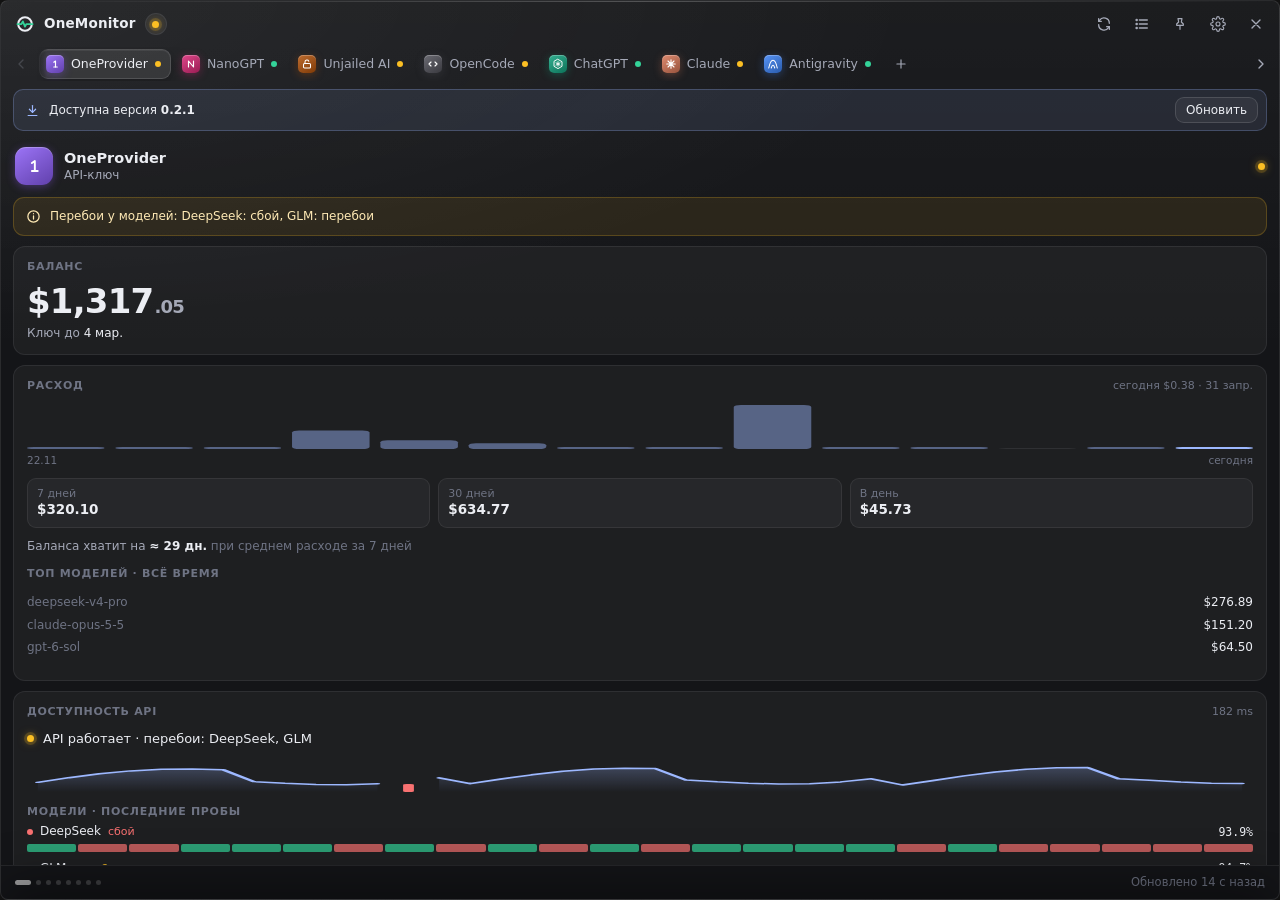
<file: src/index.html>
<!doctype html>
<html lang="ru">
  <head>
    <meta charset="utf-8" />
    <meta name="viewport" content="width=device-width, initial-scale=1" />
    <title>OneMonitor</title>
    <link rel="stylesheet" href="css/app.css" />
  </head>
  <body>
    <div class="shell" id="shell">
      <header class="titlebar" data-tauri-drag-region>
        <div class="brand" data-tauri-drag-region>
          <span id="logo" data-tauri-drag-region></span>
          <span class="name" data-tauri-drag-region>OneMonitor</span>
          <span class="pill" id="overall" data-tauri-drag-region><i class="dot pending"></i><span>Проверка…</span></span>
        </div>
        <button class="icon-btn" id="btn-refresh" title="Обновить сейчас"></button>
        <button class="icon-btn" id="btn-view" title="Все аккаунты списком"></button>
        <button class="icon-btn" id="btn-pin" title="Закрепить поверх окон"></button>
        <button class="icon-btn" id="btn-settings" title="Настройки"></button>
        <button class="icon-btn close" id="btn-close" title="Свернуть в трей"></button>
      </header>

      <nav class="tabs">
        <button class="icon-btn" id="prev" title="Предыдущий аккаунт"></button>
        <div class="strip" id="strip"><div class="ink" id="ink"></div></div>
        <button class="icon-btn" id="next" title="Следующий аккаунт"></button>
      </nav>

      <div class="update-banner" id="update-banner" hidden></div>

      <main class="viewport" id="viewport">
        <div class="track" id="track"></div>
      </main>
      <div class="list" id="list"></div>

      <footer class="footer">
        <div class="pager" id="pager"></div>
        <span id="updated" class="num"></span>
      </footer>

      <div class="scrim" id="scrim"></div>

      <section class="sheet" id="sheet" aria-modal="true">
        <div class="grab"></div>
        <header>
          <h3 id="sheet-title"></h3>
          <button class="icon-btn" id="sheet-close" title="Закрыть"></button>
        </header>
        <div class="body" id="sheet-body"></div>
      </section>

      <div class="dialog" id="dialog" role="dialog"></div>
      <div class="toast" id="toast"></div>
    </div>
    <script type="module" src="js/main.js"></script>
  </body>
</html>
</file>
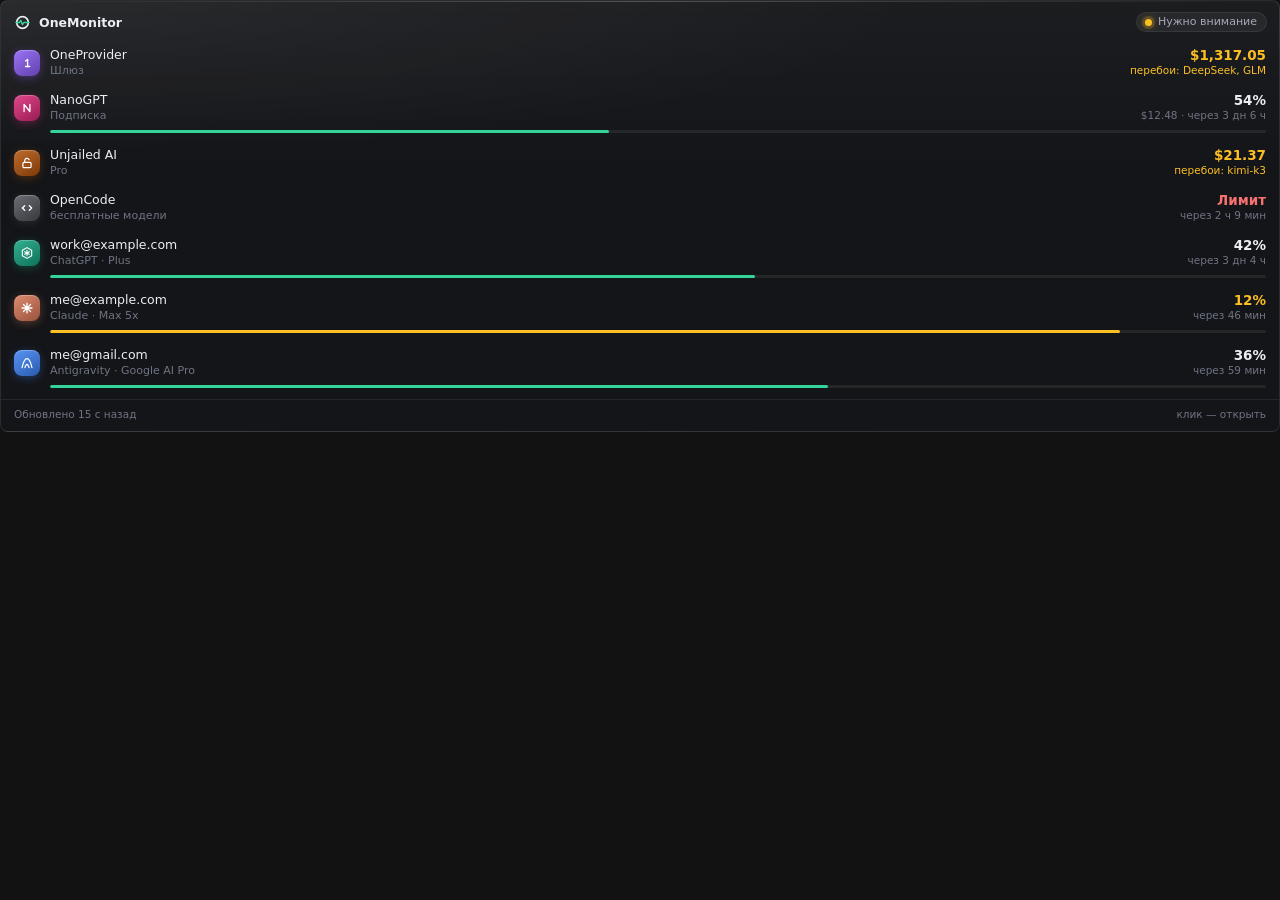
<file: src/popup.html>
<!doctype html>
<html lang="ru">
  <head>
    <meta charset="utf-8" />
    <meta name="viewport" content="width=device-width, initial-scale=1" />
    <title>OneMonitor</title>
    <link rel="stylesheet" href="css/app.css" />
    <link rel="stylesheet" href="css/popup.css" />
  </head>
  <body>
    <div class="shell pop" id="pop">
      <header class="pop-head">
        <span id="logo"></span>
        <span class="name">OneMonitor</span>
        <span class="pill" id="overall"></span>
      </header>
      <div class="rows" id="rows"></div>
      <footer class="pop-foot" id="foot"></footer>
    </div>
    <script type="module" src="js/popup.js"></script>
  </body>
</html>
</file>
<file: src/css/app.css>
/* OneMonitor — "Grey Glass" dark theme */

:root {
  --tint: 0.62;
  --glass: rgba(24, 25, 30, var(--tint));
  --glass-hi: rgba(255, 255, 255, 0.055);
  --glass-lo: rgba(255, 255, 255, 0.025);
  --card: rgba(255, 255, 255, 0.045);
  --card-hover: rgba(255, 255, 255, 0.07);
  --stroke: rgba(255, 255, 255, 0.075);
  --stroke-2: rgba(255, 255, 255, 0.13);
  --text: #eceef3;
  --text-2: #a5a9b7;
  --text-3: #6f7484;
  --ok: #34d399;
  --warn: #fbbf24;
  --err: #f87171;
  --idle: #94a3b8;
  --accent: #9db8ff;
  --radius: 14px;
  --radius-sm: 10px;
  --ease: cubic-bezier(0.22, 0.8, 0.2, 1);
  --ease-spring: cubic-bezier(0.34, 1.36, 0.64, 1);
  --font: "Segoe UI Variable Text", "Segoe UI", system-ui, -apple-system, sans-serif;
  --font-display: "Segoe UI Variable Display", "Segoe UI", system-ui, sans-serif;
  --mono: "Cascadia Mono", "Consolas", ui-monospace, monospace;
  color-scheme: dark;
}

.w11 { --radius: 8px; }

* { box-sizing: border-box; }

html, body {
  margin: 0;
  height: 100%;
  background: transparent;
  color: var(--text);
  font: 13px/1.4 var(--font);
  -webkit-font-smoothing: antialiased;
  overflow: hidden;
  user-select: none;
  -webkit-user-select: none;
  cursor: default;
}

button, input, select { font: inherit; color: inherit; }
button { cursor: pointer; }
svg { display: block; }

.shell {
  position: fixed;
  inset: 0;
  display: flex;
  flex-direction: column;
  border-radius: var(--radius);
  background:
    radial-gradient(120% 60% at 0% 0%, rgba(255, 255, 255, 0.06), transparent 60%),
    linear-gradient(180deg, rgba(255, 255, 255, 0.03), transparent 40%),
    var(--glass);
  border: 1px solid var(--stroke-2);
  overflow: hidden;
  isolation: isolate;
}
.w11 .shell { border-color: rgba(255, 255, 255, 0.09); }

.shell::before {
  /* subtle noise-free sheen at the top edge */
  content: "";
  position: absolute;
  inset: 0 0 auto 0;
  height: 1px;
  background: linear-gradient(90deg, transparent, rgba(255, 255, 255, 0.22), transparent);
  pointer-events: none;
}

.shell.enter { animation: shell-in 0.38s var(--ease) both; }
@keyframes shell-in {
  from { opacity: 0; transform: translateY(10px) scale(0.985); }
  to { opacity: 1; transform: none; }
}

/* ---------- scrollbars ---------- */
::-webkit-scrollbar { width: 6px; height: 6px; }
::-webkit-scrollbar-track { background: transparent; }
::-webkit-scrollbar-thumb { background: rgba(255, 255, 255, 0.1); border-radius: 3px; }
::-webkit-scrollbar-thumb:hover { background: rgba(255, 255, 255, 0.18); }

/* ---------- title bar ---------- */
.titlebar {
  display: flex;
  align-items: center;
  gap: 8px;
  height: 46px;
  padding: 0 8px 0 14px;
  flex: none;
}
.brand { display: flex; align-items: center; gap: 9px; flex: 1; min-width: 0; }
.brand .logo { width: 20px; height: 20px; flex: none; }
.brand .name { font: 600 13.5px/1 var(--font-display); letter-spacing: 0.2px; }

.pill {
  display: inline-flex;
  align-items: center;
  gap: 6px;
  height: 22px;
  padding: 0 9px 0 8px;
  border-radius: 11px;
  background: var(--glass-hi);
  border: 1px solid var(--stroke);
  color: var(--text-2);
  font-size: 11.5px;
  white-space: nowrap;
  min-width: 0;
  overflow: hidden;
  transition: color 0.3s, background 0.3s;
}
.pill span { overflow: hidden; text-overflow: ellipsis; }

.dot {
  --c: var(--idle);
  width: 7px;
  height: 7px;
  border-radius: 50%;
  background: var(--c);
  box-shadow: 0 0 0 3px color-mix(in srgb, var(--c) 18%, transparent), 0 0 10px color-mix(in srgb, var(--c) 60%, transparent);
  flex: none;
  transition: background 0.4s, box-shadow 0.4s;
}
.dot.ok { --c: var(--ok); }
.dot.warn { --c: var(--warn); }
.dot.error { --c: var(--err); animation: blink 1.6s ease-in-out infinite; }
.dot.pending { --c: var(--idle); animation: blink 1.2s ease-in-out infinite; }
@keyframes blink { 50% { opacity: 0.45; } }

.icon-btn {
  width: 30px;
  height: 30px;
  display: grid;
  place-items: center;
  border: 0;
  border-radius: 8px;
  background: transparent;
  color: var(--text-2);
  transition: background 0.18s, color 0.18s, transform 0.18s;
  flex: none;
}
.icon-btn:hover { background: var(--glass-hi); color: var(--text); }
.icon-btn:active { transform: scale(0.92); }
.icon-btn.on { color: var(--accent); background: rgba(157, 184, 255, 0.1); }
.icon-btn.close:hover { background: rgba(248, 113, 113, 0.16); color: #ffd1d1; }
.icon-btn svg { width: 16px; height: 16px; }
.icon-btn.spin svg { animation: spin 0.9s linear infinite; }
@keyframes spin { to { transform: rotate(360deg); } }

/* ---------- tabs ---------- */
.tabs {
  display: flex;
  align-items: center;
  gap: 4px;
  padding: 0 6px 8px;
  flex: none;
}
.tabs .icon-btn { width: 26px; height: 30px; }
.tabs .icon-btn:disabled { opacity: 0.25; pointer-events: none; }

.strip {
  position: relative;
  flex: 1;
  display: flex;
  gap: 4px;
  overflow-x: auto;
  overflow-y: hidden;
  scrollbar-width: none;
  scroll-behavior: smooth;
  padding: 2px;
  mask-image: linear-gradient(90deg, transparent 0, #000 10px, #000 calc(100% - 10px), transparent 100%);
}
.strip::-webkit-scrollbar { display: none; }

.ink {
  position: absolute;
  top: 2px;
  height: 30px;
  border-radius: 9px;
  background: rgba(255, 255, 255, 0.09);
  border: 1px solid var(--stroke-2);
  box-shadow: 0 4px 14px rgba(0, 0, 0, 0.25), inset 0 1px 0 rgba(255, 255, 255, 0.06);
  transition: left 0.45s var(--ease), width 0.45s var(--ease);
  pointer-events: none;
  z-index: 0;
}

.tab {
  position: relative;
  z-index: 1;
  display: flex;
  align-items: center;
  gap: 7px;
  height: 30px;
  padding: 0 10px 0 7px;
  border: 0;
  border-radius: 9px;
  background: transparent;
  color: var(--text-2);
  white-space: nowrap;
  flex: none;
  transition: color 0.25s;
}
.tab:hover { color: var(--text); }
.tab.active { color: var(--text); }
.tab .pi { width: 18px; height: 18px; border-radius: 5px; }
.tab .pi svg { width: 12px; height: 12px; }
.tab .t { max-width: 96px; overflow: hidden; text-overflow: ellipsis; font-size: 12.5px; }
.tab .dot { width: 6px; height: 6px; box-shadow: none; }
.tab.add { padding: 0 9px; }
.tab.add svg { width: 14px; height: 14px; }

/* ---------- provider icon ---------- */
.pi {
  --pc: #8b93a7;
  display: grid;
  place-items: center;
  flex: none;
  color: #fff;
  background: linear-gradient(145deg, color-mix(in srgb, var(--pc) 85%, #fff 15%), color-mix(in srgb, var(--pc) 70%, #000 30%));
  box-shadow: inset 0 1px 0 rgba(255, 255, 255, 0.25), 0 2px 8px color-mix(in srgb, var(--pc) 35%, transparent);
}
.pi.oneprovider { --pc: #8b5cf6; }
.pi.nanogpt { --pc: #db2777; }
.pi.unjailed { --pc: #b45309; }
.pi.opencode { --pc: #52525b; }
.pi.chatgpt { --pc: #10a37f; }
.pi.claude { --pc: #d97757; }
.pi.antigravity { --pc: #3b82f6; }

/* ---------- carousel ---------- */
.viewport {
  position: relative;
  flex: 1;
  min-height: 0;
  overflow: hidden;
  touch-action: pan-y;
}
.track {
  display: flex;
  height: 100%;
  transition: transform 0.52s var(--ease);
  will-change: transform;
}
.track.dragging { transition: none; }
.page {
  flex: 0 0 100%;
  height: 100%;
  overflow-y: auto;
  overflow-x: hidden;
  padding: 2px 12px 14px;
  transition: opacity 0.5s var(--ease), transform 0.52s var(--ease), filter 0.5s var(--ease);
}
.page:not(.active) { opacity: 0.25; transform: scale(0.94); filter: blur(1.5px); }

.footer {
  display: flex;
  align-items: center;
  justify-content: space-between;
  gap: 8px;
  height: 34px;
  padding: 0 14px;
  border-top: 1px solid var(--stroke);
  color: var(--text-3);
  font-size: 11.5px;
  flex: none;
}
.pager { display: flex; gap: 5px; align-items: center; }
.pager i {
  width: 5px;
  height: 5px;
  border-radius: 3px;
  background: rgba(255, 255, 255, 0.18);
  transition: width 0.4s var(--ease), background 0.3s;
}
.pager i.on { width: 16px; background: rgba(255, 255, 255, 0.6); }

/* ---------- account page ---------- */
.acc-head { display: flex; align-items: center; gap: 11px; padding: 6px 2px 12px; }
.acc-head .pi { width: 38px; height: 38px; border-radius: 11px; }
.acc-head .pi svg { width: 20px; height: 20px; }
.who { flex: 1; min-width: 0; }
.who .l { font: 600 14.5px/1.25 var(--font-display); overflow: hidden; text-overflow: ellipsis; white-space: nowrap; }
.who .s { color: var(--text-2); font-size: 12px; display: flex; gap: 6px; align-items: center; min-width: 0; }
.who .s span:first-child { overflow: hidden; text-overflow: ellipsis; white-space: nowrap; }
.badge {
  display: inline-flex;
  align-items: center;
  height: 18px;
  padding: 0 7px;
  border-radius: 9px;
  font-size: 10.5px;
  font-weight: 600;
  letter-spacing: 0.3px;
  color: var(--text);
  background: rgba(255, 255, 255, 0.09);
  border: 1px solid var(--stroke-2);
  flex: none;
  white-space: nowrap;
}

.card {
  position: relative;
  background: var(--card);
  border: 1px solid var(--stroke);
  border-radius: 12px;
  padding: 12px 13px;
  margin-bottom: 10px;
  transition: background 0.2s, border-color 0.2s;
}
.card:hover { background: var(--card-hover); }
.card h4 {
  margin: 0 0 10px;
  font-size: 11px;
  font-weight: 600;
  letter-spacing: 0.7px;
  text-transform: uppercase;
  color: var(--text-3);
  display: flex;
  justify-content: space-between;
  align-items: center;
}
.card h4 em { font-style: normal; text-transform: none; letter-spacing: 0; font-weight: 500; }

.hero { display: flex; align-items: flex-end; justify-content: space-between; gap: 10px; }
.hero .v { font: 600 34px/1 var(--font-display); letter-spacing: -0.8px; font-variant-numeric: tabular-nums; }
.hero .v small { font-size: 18px; color: var(--text-2); margin-left: 1px; }
.hero .sub { margin-top: 7px; color: var(--text-2); font-size: 12px; }
.hero .sub b { color: var(--text); font-weight: 500; }
.card.stale .hero .v { opacity: 0.55; }

/* spend */
.spend { width: 100%; height: 46px; display: block; margin-top: 2px; }
.spend rect { fill: rgba(157, 184, 255, 0.45); transition: fill 0.2s; }
.spend rect:hover { fill: rgba(157, 184, 255, 0.85); }
.spend rect.today { fill: var(--accent); }
.spend rect.zero { fill: rgba(255, 255, 255, 0.08); }
.spend-axis { display: flex; justify-content: space-between; color: var(--text-3); font-size: 10.5px; margin-top: 4px; }
.spend-sum { display: flex; gap: 8px; margin-top: 10px; }
.spend-sum > div { flex: 1; padding: 7px 9px; border-radius: 9px; background: rgba(255, 255, 255, 0.04); border: 1px solid var(--stroke); min-width: 0; }
.spend-sum span { display: block; color: var(--text-3); font-size: 11px; }
.spend-sum b { font: 600 13.5px var(--font-display); }
.forecast { margin-top: 10px; font-size: 12px; color: var(--text-2); }
.forecast b { color: var(--text); font-weight: 600; }
.forecast.warn b { color: var(--warn); }

.gauge { position: relative; width: 84px; height: 84px; flex: none; }
.gauge svg { width: 84px; height: 84px; transform: rotate(-90deg); }
.gauge circle { fill: none; stroke-width: 7; }
.gauge .bg { stroke: rgba(255, 255, 255, 0.07); }
.gauge .fg { stroke: var(--gc, var(--ok)); stroke-linecap: round; transition: stroke-dashoffset 1s var(--ease), stroke 0.4s; filter: drop-shadow(0 0 6px color-mix(in srgb, var(--gc, var(--ok)) 45%, transparent)); }
.gauge .c { position: absolute; inset: 0; display: grid; place-items: center; text-align: center; }
.gauge .c b { font: 600 20px/1 var(--font-display); font-variant-numeric: tabular-nums; }
.gauge .c span { display: block; font-size: 10px; color: var(--text-3); margin-top: 3px; }

.sub-hero { display: flex; gap: 14px; align-items: center; }
.sub-hero .meta { flex: 1; min-width: 0; }
.sub-hero .meta .n { font: 600 15px/1.2 var(--font-display); }
.sub-hero .meta .r { color: var(--text-2); font-size: 12px; margin-top: 4px; }
.sub-hero .meta .r b { color: var(--text); font-weight: 500; font-variant-numeric: tabular-nums; }

/* service */
.svc { display: flex; align-items: center; gap: 9px; }
.svc .m { flex: 1; min-width: 0; font-weight: 500; overflow: hidden; text-overflow: ellipsis; white-space: nowrap; }
.svc .lat { font: 500 12px var(--mono); color: var(--text-2); font-variant-numeric: tabular-nums; }
.spark { margin-top: 10px; height: 34px; width: 100%; }
.spark path.line { fill: none; stroke: var(--accent); stroke-width: 1.5; stroke-linejoin: round; stroke-linecap: round; }
.spark path.area { fill: url(#sparkfill); opacity: 0.9; }
.spark .fail { fill: var(--err); }

.comp { display: grid; grid-template-columns: 1fr auto; gap: 4px 10px; align-items: center; margin-top: 4px; }
.comp .n { color: var(--text); font-size: 12px; overflow: hidden; text-overflow: ellipsis; white-space: nowrap; display: flex; align-items: center; gap: 7px; }
.comp .n .dot { width: 6px; height: 6px; box-shadow: none; }
.comp .st { font-style: normal; font-size: 11px; color: var(--text-3); }
.comp .st.warn { color: var(--warn); }
.comp .st.error { color: var(--err); }
.comp .u { font: 500 11.5px var(--mono); color: var(--text); text-align: right; }
.comp .series { grid-column: 1 / -1; display: flex; gap: 2px; height: 14px; margin-bottom: 4px; }
.comp .series { height: 8px; }
.comp .series i { flex: 1; border-radius: 2px; background: var(--ok); opacity: 0.7; }
.comp .series i.w { background: var(--warn); }
.comp .series i.e { background: var(--err); }
.comp-more { margin-top: 6px; }
.comp-more summary { cursor: pointer; font-size: 11.5px; color: var(--text-3); list-style: none; padding: 4px 0; user-select: none; }
.comp-more summary::-webkit-details-marker { display: none; }
.comp-more summary::before { content: "▸"; display: inline-block; width: 12px; transition: transform 0.2s; }
.comp-more[open] summary::before { transform: rotate(90deg); }
.comp-more summary:hover { color: var(--text); }

/* OpenCode free models */
.fm { padding: 8px 0; border-top: 1px solid var(--stroke); }
.fm:first-of-type { border-top: 0; }
.fm .top { display: flex; align-items: center; justify-content: space-between; gap: 8px; }
.fm .n { display: flex; align-items: center; gap: 7px; font-size: 12.5px; color: var(--text); min-width: 0; overflow: hidden; text-overflow: ellipsis; white-space: nowrap; }
.fm .n .dot { width: 6px; height: 6px; box-shadow: none; flex: none; }
.fm .st { font-style: normal; font-size: 11px; color: var(--text-3); white-space: nowrap; }
.fm .st.error { color: var(--err); }
.fm .st b { font-weight: 600; }
.fm .r { display: flex; flex-wrap: wrap; gap: 4px 12px; margin-top: 4px; font-size: 11px; color: var(--text-3); font-variant-numeric: tabular-nums; }
.fm .r b { color: var(--text); font-weight: 600; }
.fm .d { margin-top: 3px; font-size: 11px; color: var(--text-3); }
.fm.lim .d { color: var(--warn); }
.chips { display: flex; flex-wrap: wrap; gap: 5px; }
.chip { font: 500 11px var(--mono); padding: 3px 7px; border-radius: 6px; background: var(--glass-hi); color: var(--text-2); }

/* limits */
.limit + .limit { margin-top: 13px; }
.limit .top { display: flex; justify-content: space-between; align-items: baseline; gap: 8px; }
.limit .n { font-weight: 500; overflow: hidden; text-overflow: ellipsis; white-space: nowrap; }
.limit .p { font: 600 12.5px var(--font-display); font-variant-numeric: tabular-nums; white-space: nowrap; }
.limit .p span { color: var(--text-3); font-weight: 400; font-size: 11.5px; }
.bar {
  position: relative;
  height: 6px;
  margin: 7px 0 5px;
  border-radius: 3px;
  background: rgba(255, 255, 255, 0.07);
  overflow: hidden;
}
.bar i {
  --bc: var(--ok);
  position: absolute;
  inset: 0 auto 0 0;
  width: 0;
  border-radius: 3px;
  background: linear-gradient(90deg, color-mix(in srgb, var(--bc) 70%, #fff 0%), var(--bc));
  box-shadow: 0 0 10px color-mix(in srgb, var(--bc) 50%, transparent);
  transition: width 0.9s var(--ease), background 0.4s;
}
.bar i.warn { --bc: var(--warn); }
.bar i.error { --bc: var(--err); }
.limit .r { display: flex; justify-content: space-between; gap: 8px; color: var(--text-3); font-size: 11.5px; }
.limit .r b { color: var(--text-2); font-weight: 500; font-variant-numeric: tabular-nums; }
.limit .d { color: var(--text-3); font-size: 11px; margin-top: 3px; line-height: 1.35; }

/* notes */
.kv { display: grid; grid-template-columns: auto 1fr; gap: 6px 12px; font-size: 12px; }
.kv dt { color: var(--text-3); }
.kv dd { margin: 0; text-align: right; color: var(--text); overflow: hidden; text-overflow: ellipsis; white-space: nowrap; }

/* banners */
.banner {
  display: flex;
  gap: 9px;
  align-items: flex-start;
  padding: 10px 12px;
  border-radius: 11px;
  margin-bottom: 10px;
  font-size: 12px;
  line-height: 1.4;
  animation: fade-up 0.35s var(--ease) both;
}
.banner svg { width: 15px; height: 15px; flex: none; margin-top: 1px; }
.banner.error { background: rgba(248, 113, 113, 0.1); border: 1px solid rgba(248, 113, 113, 0.25); color: #ffd6d6; }
.banner.warn { background: rgba(251, 191, 36, 0.09); border: 1px solid rgba(251, 191, 36, 0.22); color: #ffeab5; }
@keyframes fade-up { from { opacity: 0; transform: translateY(6px); } to { opacity: 1; transform: none; } }

.skeleton { height: 14px; border-radius: 6px; background: linear-gradient(90deg, rgba(255,255,255,.05), rgba(255,255,255,.11), rgba(255,255,255,.05)); background-size: 200% 100%; animation: shimmer 1.3s linear infinite; }
.skeleton + .skeleton { margin-top: 9px; }
@keyframes shimmer { to { background-position: -200% 0; } }

.acts { display: flex; gap: 6px; flex-wrap: wrap; margin-top: 2px; }
.btn {
  display: inline-flex;
  align-items: center;
  justify-content: center;
  gap: 7px;
  height: 30px;
  padding: 0 12px;
  border-radius: 9px;
  border: 1px solid var(--stroke-2);
  background: var(--glass-hi);
  color: var(--text);
  font-size: 12.5px;
  transition: background 0.18s, border-color 0.18s, transform 0.15s, opacity 0.2s;
  white-space: nowrap;
}
.btn:hover { background: rgba(255, 255, 255, 0.1); }
.btn:active { transform: scale(0.97); }
.btn:disabled { opacity: 0.45; pointer-events: none; }
.btn svg { width: 14px; height: 14px; }
.btn.ghost { background: transparent; border-color: transparent; color: var(--text-2); padding: 0 9px; }
.btn.ghost:hover { background: var(--glass-hi); color: var(--text); }
.btn.primary { background: linear-gradient(180deg, #f2f4f8, #d9dde6); color: #15161a; border-color: transparent; font-weight: 600; }
.btn.primary:hover { background: #fff; }
.btn.danger:hover { background: rgba(248, 113, 113, 0.16); border-color: rgba(248, 113, 113, 0.3); color: #ffd1d1; }
.btn.block { width: 100%; height: 36px; }

/* ---------- add page ---------- */
.welcome { text-align: center; padding: 12px 10px 16px; }
.welcome h2 { margin: 6px 0 6px; font: 600 17px/1.2 var(--font-display); }
.welcome p { margin: 0; color: var(--text-2); font-size: 12.5px; }
.grid { display: grid; grid-template-columns: 1fr 1fr; gap: 8px; }
.tile {
  display: flex;
  flex-direction: column;
  align-items: flex-start;
  gap: 9px;
  padding: 12px;
  border-radius: 12px;
  border: 1px solid var(--stroke);
  background: var(--card);
  text-align: left;
  transition: background 0.2s, transform 0.25s var(--ease-spring), border-color 0.2s;
}
.tile:hover { background: var(--card-hover); border-color: var(--stroke-2); transform: translateY(-2px); }
.tile .pi { width: 30px; height: 30px; border-radius: 9px; }
.tile .pi svg { width: 16px; height: 16px; }
.tile b { font-weight: 600; font-size: 13px; }
.tile small { color: var(--text-3); font-size: 11.5px; line-height: 1.3; }
.section-label { margin: 16px 2px 8px; font-size: 11px; font-weight: 600; letter-spacing: 0.7px; text-transform: uppercase; color: var(--text-3); }

/* ---------- sheets & dialogs ---------- */
.scrim {
  position: absolute;
  inset: 0;
  background: rgba(8, 9, 12, 0.45);
  opacity: 0;
  pointer-events: none;
  transition: opacity 0.3s var(--ease);
  z-index: 20;
}
.scrim.open { opacity: 1; pointer-events: auto; }

.sheet {
  position: absolute;
  left: 0;
  right: 0;
  bottom: 0;
  max-height: calc(100% - 46px);
  display: flex;
  flex-direction: column;
  background: rgba(30, 31, 37, 0.97);
  border-top: 1px solid var(--stroke-2);
  border-radius: 16px 16px 0 0;
  box-shadow: 0 -20px 50px rgba(0, 0, 0, 0.4);
  transform: translateY(105%);
  transition: transform 0.45s var(--ease);
  z-index: 21;
}
.sheet.open { transform: none; }
.sheet .grab { width: 36px; height: 4px; border-radius: 2px; background: rgba(255, 255, 255, 0.18); margin: 8px auto 2px; flex: none; }
.sheet header { display: flex; align-items: center; gap: 10px; padding: 8px 10px 8px 16px; flex: none; }
.sheet header h3 { flex: 1; margin: 0; font: 600 15px var(--font-display); }
.sheet .body { overflow-y: auto; padding: 4px 16px 18px; }

.field { margin-bottom: 12px; }
.field label { display: block; margin-bottom: 6px; color: var(--text-2); font-size: 12px; }
.input {
  width: 100%;
  height: 36px;
  padding: 0 11px;
  border-radius: 9px;
  border: 1px solid var(--stroke-2);
  background: rgba(0, 0, 0, 0.25);
  outline: none;
  transition: border-color 0.2s, box-shadow 0.2s;
  user-select: text;
  -webkit-user-select: text;
}
.input:focus { border-color: rgba(157, 184, 255, 0.55); box-shadow: 0 0 0 3px rgba(157, 184, 255, 0.14); }
.input.mono { font-family: var(--mono); font-size: 12px; }
.input-wrap { position: relative; }
.input-wrap .input { padding-right: 38px; }
.input-wrap .icon-btn { position: absolute; right: 3px; top: 3px; }
.hint { color: var(--text-3); font-size: 11.5px; line-height: 1.45; margin-top: 8px; }
.hint a, .link { color: var(--accent); text-decoration: none; cursor: pointer; }
.err-text { color: #ffb4b4; font-size: 12px; margin-top: 10px; min-height: 0; }

.waiting { display: flex; flex-direction: column; align-items: center; gap: 12px; padding: 18px 0 8px; text-align: center; color: var(--text-2); }
.ring-spin { width: 34px; height: 34px; border-radius: 50%; border: 3px solid rgba(255, 255, 255, 0.1); border-top-color: var(--accent); animation: spin 0.9s linear infinite; }

.row { display: flex; align-items: center; justify-content: space-between; gap: 12px; padding: 11px 0; border-bottom: 1px solid var(--stroke); }
.row:last-child { border-bottom: 0; }
.row .t { min-width: 0; }
.row .t b { display: block; font-weight: 500; }
.row .t span { display: block; color: var(--text-3); font-size: 11.5px; margin-top: 2px; }

.switch { position: relative; width: 38px; height: 22px; flex: none; }
.switch input { position: absolute; opacity: 0; inset: 0; margin: 0; cursor: pointer; z-index: 1; }
.switch i { position: absolute; inset: 0; border-radius: 11px; background: rgba(255, 255, 255, 0.12); transition: background 0.25s; }
.switch i::after { content: ""; position: absolute; top: 3px; left: 3px; width: 16px; height: 16px; border-radius: 50%; background: #fff; box-shadow: 0 1px 3px rgba(0,0,0,.4); transition: transform 0.3s var(--ease-spring); }
.switch input:checked + i { background: #6f8fe6; }
.switch input:checked + i::after { transform: translateX(16px); }

.seg { display: flex; padding: 3px; border-radius: 10px; background: rgba(0, 0, 0, 0.25); border: 1px solid var(--stroke); position: relative; }
.seg button { flex: 1; height: 26px; border: 0; border-radius: 7px; background: transparent; color: var(--text-2); font-size: 12px; position: relative; z-index: 1; transition: color 0.2s; padding: 0 6px; }
.seg button.on { color: var(--text); }
.seg .seg-ink { position: absolute; top: 3px; bottom: 3px; border-radius: 7px; background: rgba(255, 255, 255, 0.11); border: 1px solid var(--stroke-2); transition: left 0.35s var(--ease), width 0.35s var(--ease); }

input[type="range"] { -webkit-appearance: none; appearance: none; width: 100%; height: 22px; background: transparent; }
input[type="range"]::-webkit-slider-runnable-track { height: 4px; border-radius: 2px; background: rgba(255, 255, 255, 0.14); }
input[type="range"]::-webkit-slider-thumb { -webkit-appearance: none; width: 16px; height: 16px; margin-top: -6px; border-radius: 50%; background: #fff; box-shadow: 0 1px 4px rgba(0,0,0,.5); }

.dialog {
  position: absolute;
  left: 50%;
  top: 50%;
  width: calc(100% - 48px);
  padding: 18px;
  border-radius: 14px;
  background: rgba(34, 35, 42, 0.98);
  border: 1px solid var(--stroke-2);
  box-shadow: 0 24px 60px rgba(0, 0, 0, 0.5);
  transform: translate(-50%, -46%) scale(0.96);
  opacity: 0;
  pointer-events: none;
  transition: transform 0.35s var(--ease-spring), opacity 0.25s;
  z-index: 30;
}
.dialog.open { transform: translate(-50%, -50%); opacity: 1; pointer-events: auto; }
.dialog h3 { margin: 0 0 6px; font: 600 15px var(--font-display); }
.dialog p { margin: 0 0 14px; color: var(--text-2); font-size: 12.5px; }
.dialog .acts { justify-content: flex-end; margin-top: 14px; }

.toast {
  position: absolute;
  left: 50%;
  bottom: 44px;
  max-width: calc(100% - 32px);
  padding: 8px 14px;
  border-radius: 10px;
  background: rgba(40, 41, 48, 0.97);
  border: 1px solid var(--stroke-2);
  box-shadow: 0 10px 30px rgba(0, 0, 0, 0.4);
  font-size: 12.5px;
  transform: translate(-50%, 12px);
  opacity: 0;
  pointer-events: none;
  transition: transform 0.35s var(--ease), opacity 0.3s;
  z-index: 40;
}
.toast.show { transform: translate(-50%, 0); opacity: 1; }

.empty-note { color: var(--text-3); font-size: 12px; text-align: center; padding: 8px 0 2px; }
.muted { color: var(--text-3); }
.num { font-variant-numeric: tabular-nums; }

@media (prefers-reduced-motion: reduce) {
  *, *::before, *::after { animation-duration: 0.01ms !important; transition-duration: 0.01ms !important; }
}

/* ---------- limit pace ---------- */
.pace { margin-top: 4px; font-size: 11.5px; color: var(--text-3); }
.pace.warn { color: #ffd88a; }
.pace b { font-weight: 600; }
.sub-hero .pace { margin-top: 6px; }

/* ---------- update banner ---------- */
.update-banner {
  display: flex;
  align-items: center;
  gap: 9px;
  margin: 0 12px 8px;
  padding: 7px 8px 7px 11px;
  border-radius: 10px;
  background: rgba(157, 184, 255, 0.1);
  border: 1px solid rgba(157, 184, 255, 0.25);
  font-size: 12px;
  flex: none;
  animation: fade-up 0.35s var(--ease) both;
}
.update-banner[hidden] { display: none; }
.update-banner svg { width: 15px; height: 15px; color: var(--accent); flex: none; }
.update-banner span { flex: 1; min-width: 0; }
.btn.sm { height: 26px; padding: 0 10px; font-size: 12px; }
.ring-spin.sm { width: 15px; height: 15px; border-width: 2px; flex: none; }

/* ---------- compact list mode ---------- */
.list { display: none; flex: 1; min-height: 0; overflow-y: auto; padding: 0 8px 10px; }
.shell.compact .list { display: block; animation: fade-up 0.3s var(--ease) both; }
.shell.compact .tabs, .shell.compact .viewport, .shell.compact .pager { display: none; }
.lrow {
  display: grid;
  grid-template-columns: auto 1fr auto;
  align-items: center;
  gap: 11px;
  width: 100%;
  padding: 9px 9px;
  border: 0;
  border-radius: 10px;
  background: transparent;
  text-align: left;
  transition: background 0.15s;
}
.lrow + .lrow { margin-top: 2px; }
.lrow:hover { background: var(--card-hover); }
.lrow .pi { width: 30px; height: 30px; border-radius: 9px; }
.lrow .pi svg { width: 16px; height: 16px; }
.lrow .who { min-width: 0; display: block; }
.lrow .l, .lrow .s { display: block; overflow: hidden; text-overflow: ellipsis; white-space: nowrap; }
.lrow .l { font-weight: 500; }
.lrow .s { color: var(--text-3); font-size: 11.5px; }
.lrow .v { text-align: right; max-width: 150px; }
.lrow .v b { display: block; font: 600 14px var(--font-display); font-variant-numeric: tabular-nums; }
.lrow .v b.warn { color: var(--warn); }
.lrow .v b.error { color: var(--err); }
.lrow .v span { display: block; color: var(--text-3); font-size: 11px; overflow: hidden; text-overflow: ellipsis; white-space: nowrap; }
.lrow .mini { grid-column: 2 / -1; height: 3px; margin-top: -4px; border-radius: 2px; background: rgba(255,255,255,.07); overflow: hidden; display: block; }
.lrow .mini i { display: block; height: 100%; border-radius: 2px; background: var(--ok); }
.lrow .mini i.warn { background: var(--warn); }
.lrow .mini i.error { background: var(--err); }

/* ---------- settings extras ---------- */
.row.sub { padding-left: 14px; transition: opacity 0.2s; }
.row.sub.off { opacity: 0.4; pointer-events: none; }
.btn.hotkey { font-family: var(--mono); font-size: 12px; min-width: 110px; }
.btn.hotkey.on { border-color: rgba(157, 184, 255, 0.6); box-shadow: 0 0 0 3px rgba(157, 184, 255, 0.14); color: var(--accent); }
.seg button:disabled { opacity: 0.35; cursor: not-allowed; }

/* status pill in the title bar: just the dot (text is in the tooltip) */
.titlebar .pill { width: 22px; padding: 0; justify-content: center; flex: none; }

.models-note { display: flex; gap: 8px; align-items: flex-start; margin-top: 10px; color: var(--text-3); font-size: 11.5px; line-height: 1.4; }
.models-note svg { width: 13px; height: 13px; flex: none; margin-top: 1px; }
</file>
<file: src/css/popup.css>
/* Tray hover popup */
.pop { position: absolute; inset: 0 0 auto 0; bottom: auto; }
.pop.in { animation: pop-in 0.26s var(--ease) both; }
@keyframes pop-in {
  from { opacity: 0; transform: translateY(6px) scale(0.98); }
  to { opacity: 1; transform: none; }
}

.pop-head { display: flex; align-items: center; gap: 8px; padding: 11px 12px 8px 13px; }
.pop-head .logo { width: 17px; height: 17px; }
.pop-head .name { flex: 1; font: 600 12.5px var(--font-display); }
.pop-head .pill { height: 20px; font-size: 11px; }

.rows { padding: 0 6px 4px; }
.prow {
  display: grid;
  grid-template-columns: auto 1fr auto;
  align-items: center;
  gap: 10px;
  padding: 7px 7px;
  border-radius: 9px;
  cursor: pointer;
  transition: background 0.15s;
  animation: fade-up 0.3s var(--ease) both;
}
.prow:hover { background: var(--card-hover); }
.prow .pi { width: 26px; height: 26px; border-radius: 8px; }
.prow .pi svg { width: 14px; height: 14px; }
.prow .who { min-width: 0; }
.prow .l { font-weight: 500; font-size: 12.5px; overflow: hidden; text-overflow: ellipsis; white-space: nowrap; }
.prow .s { color: var(--text-3); font-size: 11px; overflow: hidden; text-overflow: ellipsis; white-space: nowrap; }
.prow .v { text-align: right; }
.prow .v b { display: block; font: 600 13.5px var(--font-display); font-variant-numeric: tabular-nums; }
.prow .v b.ok { color: var(--text); }
.prow .v b.warn { color: var(--warn); }
.prow .v b.error { color: var(--err); }
.prow .v span { display: block; color: var(--text-3); font-size: 10.5px; font-variant-numeric: tabular-nums; }
.prow .v span b.u { display: inline; font: inherit; color: inherit; }
.prow .mini { grid-column: 2 / -1; height: 3px; margin-top: -3px; border-radius: 2px; background: rgba(255,255,255,.07); overflow: hidden; }
.prow .mini i { display: block; height: 100%; border-radius: 2px; background: var(--ok); }
.prow .mini i.warn { background: var(--warn); }
.prow .mini i.error { background: var(--err); }

.pop-empty { padding: 6px 14px 12px; color: var(--text-2); font-size: 12px; }
.pop-foot { display: flex; justify-content: space-between; gap: 8px; padding: 7px 13px 9px; border-top: 1px solid var(--stroke); color: var(--text-3); font-size: 10.5px; }
.prow .v span.iss { color: var(--warn); max-width: 150px; overflow: hidden; text-overflow: ellipsis; white-space: nowrap; }
</file>
